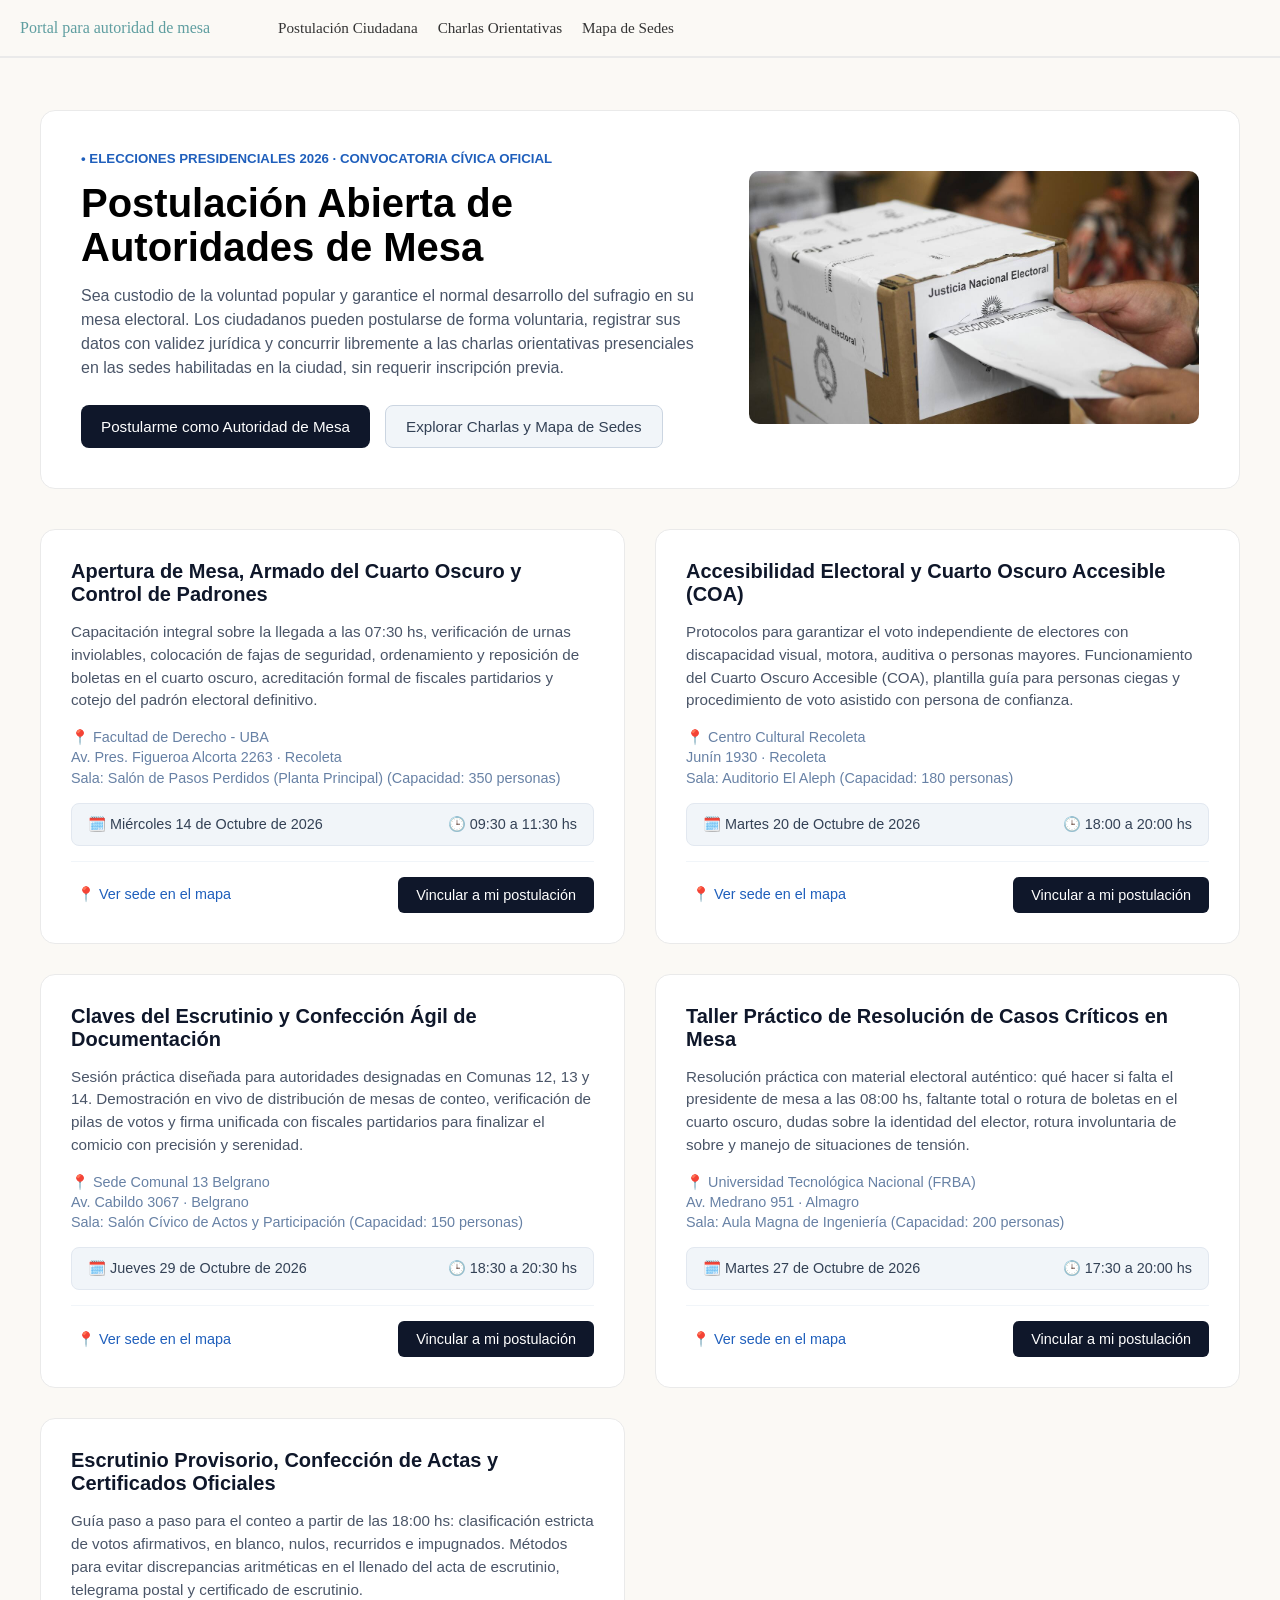
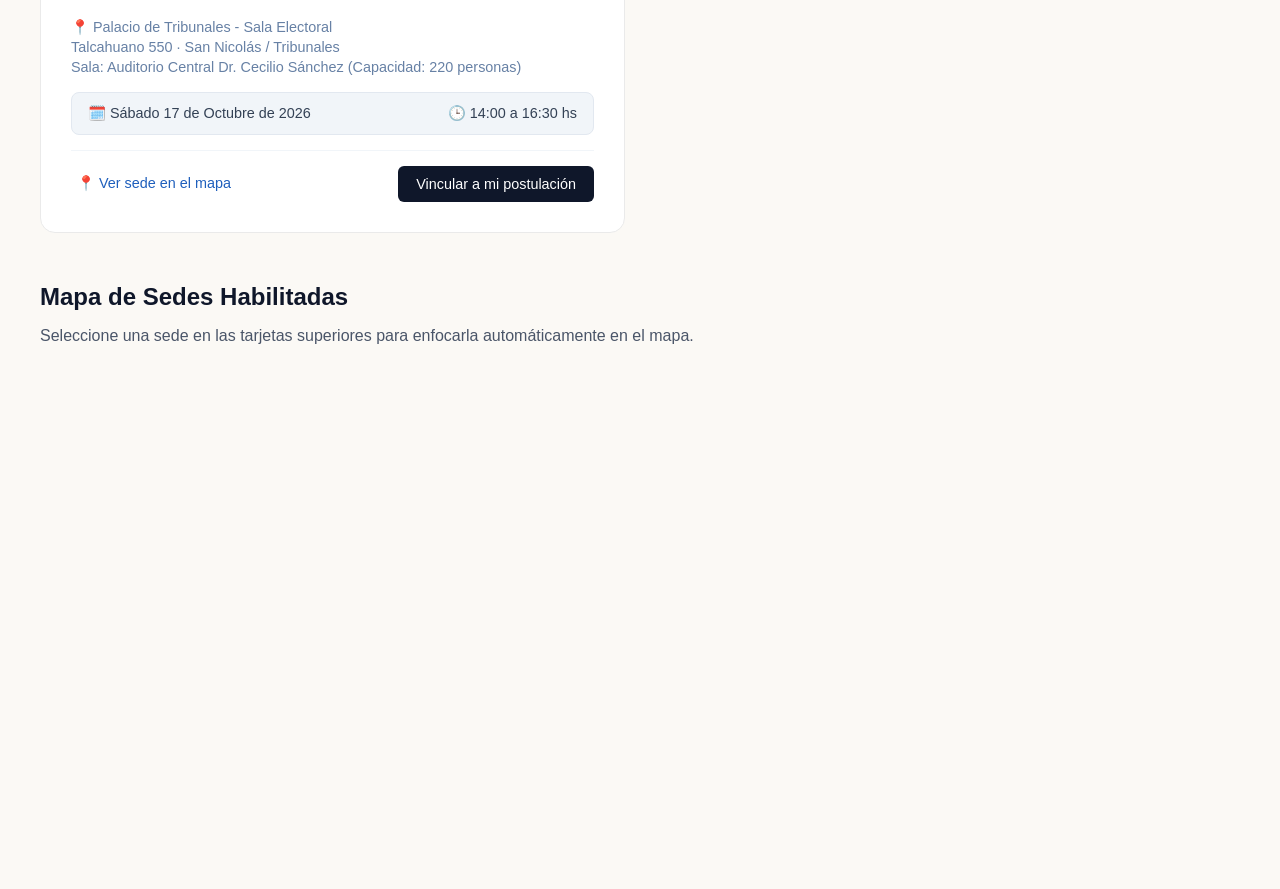
<file: index.html>
<!DOCTYPE html>
<html lang="es">

<head>
    <meta charset="UTF-8">
    <meta name="viewport" content="width=device-width, initial-scale=1.0">
    <title>Portal para Autoridad de Mesa</title>
    <link rel="stylesheet" href="css/main.css">
</head>

<body>
    <header>
        <div class="logo">Portal para autoridad de mesa</div>
        <nav>
            <a href="registro.html" id="PC">Postulación Ciudadana</a>
            <a href="#charlasOrientativas">Charlas Orientativas</a>
            <a href="#mapaDeSedes">Mapa de Sedes</a>
        </nav>
    </header>

    <div class="big-container">

        <!-- SECCIÓN PRINCIPAL: INTRODUCCIÓN -->
        <section class="introduccion">
            <div class="miniContainer">
                <h5 id="EleccionesPresidenciales2026">
                    • ELECCIONES PRESIDENCIALES 2026 · CONVOCATORIA CÍVICA OFICIAL
                </h5>
                <h1>
                    Postulación Abierta de <br> Autoridades de Mesa
                </h1>
                <p>Sea custodio de la voluntad popular y garantice el normal desarrollo del sufragio en su mesa
                    electoral. Los ciudadanos pueden postularse de forma voluntaria, registrar sus datos con validez
                    jurídica y concurrir libremente a las charlas orientativas presenciales en las sedes habilitadas en
                    la ciudad, sin requerir inscripción previa.
                </p>

                <div class="botones-container">
                    <button class="Postular">
                        <a href="registro.html" id="button-postulacion">Postularme como Autoridad de Mesa</a>
                    </button>
                    <button class="Explorar">
                        <a href="#charlasOrientativas" id="button-postulacion">Explorar Charlas y Mapa de Sedes</a>
                    </button>
                </div>
            </div>

            <div class="imagenContainer">
                <img src="assets/img/urnas.jfif" alt="urnas">
            </div>
        </section>

        <!-- SECCIÓN CHARLAS ORIENTATIVAS -->
        <section id="charlasOrientativas">
            <div class="contenedorCharlas">

                <!-- Tarjeta 1 -->
                <div class="tarjeta-charla">
                    <h2>Apertura de Mesa, Armado del Cuarto Oscuro y Control de Padrones</h2>
                    <p class="InfoCharla">Capacitación integral sobre la llegada a las 07:30 hs, verificación de urnas
                        inviolables, colocación de fajas de seguridad, ordenamiento y reposición de boletas en el cuarto
                        oscuro, acreditación
                        formal de fiscales partidarios y cotejo del padrón electoral definitivo.
                    </p>
                    <p class="UbicacionCharla">
                        📍 Facultad de Derecho - UBA <br>
                        Av. Pres. Figueroa Alcorta 2263 · Recoleta <br>
                        Sala: Salón de Pasos Perdidos (Planta Principal) (Capacidad: 350 personas)
                    </p>
                    <div class="fecha-hora-box">
                        <span class="FechaCharla">🗓️ Miércoles 14 de Octubre de 2026</span>
                        <span class="HoraCharla">🕒 09:30 a 11:30 hs</span>
                    </div>
                    <div class="tarjeta-botones">
                        <button class="btn-mapa"
                            onclick="cambiarMapa('Av. Pres. Figueroa Alcorta 2263 Recoleta Buenos Aires')">📍 Ver sede
                            en el mapa</button>
                        <a href="registro.html?charla=Charla 1" class="btn-vincular">Vincular a mi postulación</a>
                    </div>
                </div>

                <!-- Tarjeta 2 -->
                <div class="tarjeta-charla">
                    <h2>Accesibilidad Electoral y Cuarto Oscuro Accesible (COA)</h2>
                    <p class="InfoCharla">Protocolos para garantizar el voto independiente de electores con discapacidad
                        visual, motora, auditiva o personas mayores. Funcionamiento del Cuarto Oscuro Accesible (COA),
                        plantilla guía
                        para personas ciegas y procedimiento de voto asistido con persona de confianza.
                    </p>
                    <p class="UbicacionCharla">
                        📍 Centro Cultural Recoleta <br>
                        Junín 1930 · Recoleta <br>
                        Sala: Auditorio El Aleph (Capacidad: 180 personas)
                    </p>
                    <div class="fecha-hora-box">
                        <span class="FechaCharla">🗓️ Martes 20 de Octubre de 2026</span>
                        <span class="HoraCharla">🕒 18:00 a 20:00 hs</span>
                    </div>
                    <div class="tarjeta-botones">
                        <button class="btn-mapa" onclick="cambiarMapa('Junín 1930 Recoleta Buenos Aires')">📍 Ver sede
                            en el mapa</button>
                        <a href="registro.html?charla=Charla 2" class="btn-vincular">Vincular a mi postulación</a>
                    </div>
                </div>

                <!-- Tarjeta 3 -->
                <div class="tarjeta-charla">
                    <h2>Claves del Escrutinio y Confección Ágil de Documentación</h2>
                    <p class="InfoCharla">
                        Sesión práctica diseñada para autoridades designadas en Comunas 12, 13 y 14. Demostración en
                        vivo de distribución de mesas de conteo, verificación de pilas de votos y firma unificada con
                        fiscales partidarios para finalizar el comicio con precisión y serenidad.
                    </p>
                    <p class="UbicacionCharla">
                        📍 Sede Comunal 13 Belgrano <br>
                        Av. Cabildo 3067 · Belgrano <br>
                        Sala: Salón Cívico de Actos y Participación (Capacidad: 150 personas)
                    </p>
                    <div class="fecha-hora-box">
                        <span class="FechaCharla">🗓️ Jueves 29 de Octubre de 2026</span>
                        <span class="HoraCharla">🕒 18:30 a 20:30 hs</span>
                    </div>
                    <div class="tarjeta-botones">
                        <button class="btn-mapa" onclick="cambiarMapa('Av. Cabildo 3067 Belgrano Buenos Aires')">📍 Ver
                            sede en el mapa</button>
                        <a href="registro.html?charla=Charla 3" class="btn-vincular">Vincular a mi postulación</a>
                    </div>
                </div>

                <!-- Tarjeta 4 -->
                <div class="tarjeta-charla">
                    <h2>Taller Práctico de Resolución de Casos Críticos en Mesa</h2>
                    <p class="InfoCharla">
                        Resolución práctica con material electoral auténtico: qué hacer si falta el presidente de mesa a
                        las 08:00 hs, faltante total o rotura de boletas en el cuarto oscuro, dudas sobre la identidad
                        del elector, rotura involuntaria de sobre y manejo de situaciones de tensión.
                    </p>
                    <p class="UbicacionCharla">
                        📍 Universidad Tecnológica Nacional (FRBA) <br>
                        Av. Medrano 951 · Almagro <br>
                        Sala: Aula Magna de Ingeniería (Capacidad: 200 personas)
                    </p>
                    <div class="fecha-hora-box">
                        <span class="FechaCharla">🗓️ Martes 27 de Octubre de 2026</span>
                        <span class="HoraCharla">🕒 17:30 a 20:00 hs</span>
                    </div>
                    <div class="tarjeta-botones">
                        <button class="btn-mapa" onclick="cambiarMapa('Av. Medrano 951 Almagro Buenos Aires')">📍 Ver
                            sede en el mapa</button>
                        <a href="registro.html?charla=Charla 4" class="btn-vincular">Vincular a mi postulación</a>
                    </div>
                </div>

                <!-- Tarjeta 5 -->
                <div class="tarjeta-charla">
                    <h2>Escrutinio Provisorio, Confección de Actas y Certificados Oficiales</h2>
                    <p class="InfoCharla">
                        Guía paso a paso para el conteo a partir de las 18:00 hs: clasificación estricta de votos
                        afirmativos, en blanco, nulos, recurridos e impugnados. Métodos para evitar discrepancias
                        aritméticas en el llenado del acta de escrutinio, telegrama postal y certificado de escrutinio.
                    </p>
                    <p class="UbicacionCharla">
                        📍 Palacio de Tribunales - Sala Electoral <br>
                        Talcahuano 550 · San Nicolás / Tribunales <br>
                        Sala: Auditorio Central Dr. Cecilio Sánchez (Capacidad: 220 personas)
                    </p>
                    <div class="fecha-hora-box">
                        <span class="FechaCharla">🗓️ Sábado 17 de Octubre de 2026</span>
                        <span class="HoraCharla">🕒 14:00 a 16:30 hs</span>
                    </div>
                    <div class="tarjeta-botones">
                        <button class="btn-mapa" onclick="cambiarMapa('Talcahuano 550 San Nicolás Buenos Aires')">📍 Ver
                            sede en el mapa</button>
                        <a href="registro.html?charla=Charla 5" class="btn-vincular">Vincular a mi postulación</a>
                    </div>
                </div>

            </div>
        </section>

        <section id="mapaDeSedes">
            <h2>Mapa de Sedes Habilitadas</h2>
            <p>Seleccione una sede en las tarjetas superiores para enfocarla automáticamente en el mapa.</p>
            <div class="map-container">
                <iframe id="googleMap" width="100%" height="450" style="border:0;" allowfullscreen="" loading="lazy"
                    referrerpolicy="no-referrer-when-downgrade"
                    src="https://www.google.com/maps?q=Buenos+Aires&output=embed">
                </iframe>
            </div>
        </section>
    </div>

    <script src="js/mapa.js"></script>
</body>

</html>
</file>
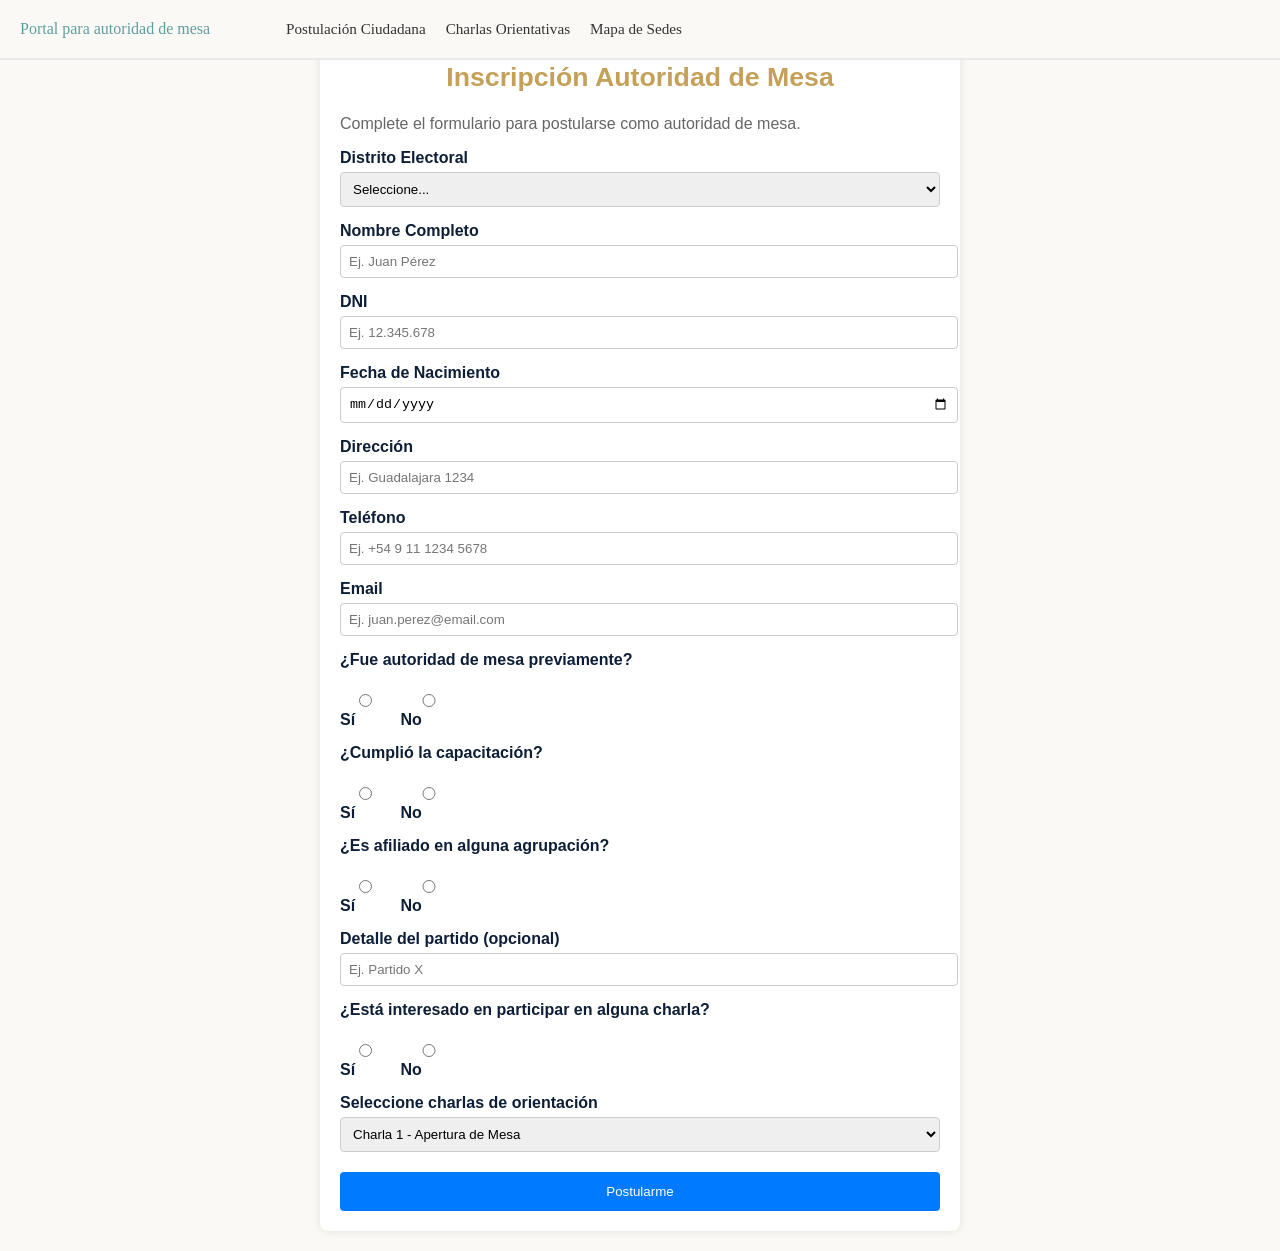
<file: registro.html>
<!DOCTYPE html>
<html lang='es'>

<head>
  <meta charset='utf-8'>
  <meta name='viewport' content='width=device-width, initial-scale=1'>
  <title>Registro autoridad de mesa</title>
  <link rel='stylesheet' href='css/registro.css'>
</head>

<body>
   <header>
        <div class="logo">Portal para autoridad de mesa</div>
        <nav>
            <a href="registro.html" id="PC">Postulación Ciudadana</a>
            <a href="index.html#charlasOrientativas">Charlas Orientativas</a>
            <a href="index.html#mapaDeSedes">Mapa de Sedes</a>
        </nav>
    </header>
  <div class="form-container">
    <h2>Inscripción Autoridad de Mesa</h2>
    <p> Complete el formulario para postularse como autoridad de mesa.</p>
    <form id="registroForm">

      <!-- Distrito Electoral -->
      <label for="distrito">Distrito Electoral</label>
      <select id="distrito" required>
        <option value="">Seleccione...</option>
        <option value="Distrito 1">Distrito 1</option>
        <option value="Distrito 2">Distrito 2</option>
        <option value="Distrito 3">Distrito 3</option>
      </select>

      <!-- Nombre -->
      <label for="nombre">Nombre Completo</label>
      <input type="text" id="nombre" placeholder="Ej. Juan Pérez" required>

      <!-- DNI -->
      <label for="dni">DNI</label>
      <input type="text" id="dni" placeholder="Ej. 12.345.678" required>

      <!-- Fecha de nacimiento -->
      <label for="fecha">Fecha de Nacimiento</label>
      <input type="date" id="fecha" required>

      <!-- Dirección -->
      <label for="direccion">Dirección</label>
      <input type="text" id="direccion" placeholder="Ej. Guadalajara 1234" required>

      <!-- Teléfono -->
      <label for="telefono">Teléfono</label>
      <input type="tel" id="telefono" placeholder="Ej. +54 9 11 1234 5678" required>

      <!-- Email -->
      <label for="email">Email</label>
      <input type="email" id="email" placeholder="Ej. juan.perez@email.com" required>

      <!-- Autoridad de mesa -->
      <label>¿Fue autoridad de mesa previamente?</label>
      <div class="radio-group">
        <label><input type="radio" name="autoridad" value="si" required> Sí</label>
        <label><input type="radio" name="autoridad" value="no" required> No</label>
      </div>

      <!-- Capacitación -->
      <label>¿Cumplió la capacitación?</label>
      <div class="radio-group">
        <label><input type="radio" name="capacitacion" value="si" required> Sí</label>
        <label><input type="radio" name="capacitacion" value="no" required> No</label>
      </div>

      <!-- Afiliación -->
      <label>¿Es afiliado en alguna agrupación?</label>
      <div class="radio-group">
        <label><input type="radio" name="afiliado" value="si" required> Sí</label>
        <label><input type="radio" name="afiliado" value="no" required> No</label>
      </div>

      <!-- Partido opcional -->
      <label for="partido">Detalle del partido (opcional)</label>
      <input type="text" id="partido" placeholder="Ej. Partido X">

      <!-- Interés en charlas -->
      <label>¿Está interesado en participar en alguna charla?</label>
      <div class="radio-group">
        <label><input type="radio" name="charlaInteres" value="si" required> Sí</label>
        <label><input type="radio" name="charlaInteres" value="no" required> No</label>
      </div>

      <!-- Selección de charlas -->
      <label for="charlas">Seleccione charlas de orientación</label>
      <select id="charlas">
        <option value="Charla 1">Charla 1 - Apertura de Mesa</option>
        <option value="Charla 2">Charla 2 - Accesibilidad Electoral</option>
        <option value="Charla 3">Charla 3 - Claves del Escrutinio</option>
        <option value="Charla 4">Charla 4 - Resolución de Casos Críticos</option>
        <option value="Charla 5">Charla 5 - Escrutinio Provisorio</option>
      </select>

      <button type="submit" class="submit-btn">Postularme</button>
    </form>
  </div>

  <script src="js/registro.js"></script>
</body>

</html>
</file>
<file: css/main.css>
html {
  scroll-behavior: smooth;
}

/* Margen superior para compensar el header fijo al hacer scroll */
#charlasOrientativas {
  scroll-margin-top: 100px;
}

#mapaDeSedes {
  scroll-margin-top: 100px;
  margin-top: 50px;
  margin-bottom: 50px;
}

#mapaDeSedes h2 {
  font-size: 1.5rem;
  color: #0f172a;
  margin-bottom: 8px;
}

#mapaDeSedes p {
  color: #4a5568;
  margin-bottom: 20px;
}

/* Contenedor del Mapa */
#map {
  width: 100%;
  height: 450px;
  border-radius: 12px;
  border: 1.5px solid #eaeaea;
  z-index: 10;
}

* {
  box-sizing: border-box;
}

body {
  font-family: Arial, Helvetica, sans-serif;
  background: #fbf9f5;
  margin: 0;
  padding-top: 90px;
  padding-left: 20px;
  padding-right: 20px;
}

header {
  position: fixed;
  top: 0;
  left: 0;
  width: 100%;
  height: 58px;
  background-color: #fbf9f5;
  z-index: 1000;
  border-bottom: 2px solid #eaeaea;
  display:inline-flex;
  justify-content:flex-start;
  align-items: center;
  padding: 0 20px;
  font-family: Georgia, "Times New Roman", Times, serif;
}

.logo{
  width: 20%;
  color:cadetblue;
}
header nav {
  width: 80%;
  display:flex;
  margin: 0;

}

header nav a {
  text-decoration: none;
  color: #333;
  font-size: 0.95rem;
  padding: 10px
  ;
}

header nav a:hover {
  color: #007bff;
}

.big-container {
  max-width: 1200px;
  margin: 0 auto;
  padding: 20px 0;
}

.introduccion {
  background-color: white;
  width: 100%;
  border: 1.5px solid #eaeaea;
  border-radius: 15px;
  padding: 40px;
  display: flex;
  justify-content: space-between;
  align-items: center;
  gap: 40px;
}

.miniContainer {
  display: flex;
  flex-direction: column;
  gap: 15px;
}

#EleccionesPresidenciales2026 {
  color: #1f5fbc;
  margin: 0;
}

.introduccion h1 {
  font-size: 2.5rem;
  margin: 0;
  line-height: 1.1;
}

.introduccion p {
  color: #4a5568;
  line-height: 1.5;
  margin: 0;
}

.introduccion img {
  width: 450px;
  height: auto;
  border-radius: 10px;
  object-fit: cover;
}

.botones-container {
  display: flex;
  gap: 15px;
  margin-top: 10px;
}

.botones-container button {
  display: flex;
  align-items: center;
  justify-content: center;
  padding: 12px 20px;
  border-radius: 8px;
  font-size: 0.95rem;
  font-weight: 500;
  cursor: pointer;
  transition: background-color 0.2s ease;
  border: none;
}

.botones-container button a {
  text-decoration: none;
  display: flex;
  align-items: center;
  gap: 8px;
}

button.Postular {
  background-color: #0f172a;
}

button.Postular a {
  color: #ffffff;
}

button.Postular:hover {
  background-color: #1e293b;
}

button.Explorar {
  background-color: #f1f5f9;
  border: 1px solid #cbd5e1 !important;
}

button.Explorar a {
  color: #334155;
}

button.Explorar:hover {
  background-color: #e2e8f0;
}

/* SECCIÓN DE CHARLAS */
#charlasOrientativas {
  margin-top: 40px;
}

.contenedorCharlas {
  display: grid;
  grid-template-columns: repeat(2,1fr);
  gap: 30px;
  justify-content: space-between;
}
@media (max-width: 426px){
  .contenedorCharlas { grid-template-columns: 1fr;
 
}
   header{
  position:fixed;
  display:flex;
  font-size: 10px;
  align-items:center;
  nav{
    column-gap: 2px;
    height:auto;
    a{
    padding: 2px;
    font-size:12px;
    }
  }
}
.introduccion {
 display:grid;
 height: auto;
 h1 {
  font-size: 1rem;
}
img{

  width: 90%;
  height: auto;
}

}
}
.contenedorCharlas .tarjeta-charla {
  display: flex;
  flex-direction: column;
  background-color: white;
  width: 100%;
  border: 1.5px solid #eaeaea;
  border-radius: 15px;
  padding: 30px;
  gap: 15px;
  box-sizing: border-box;
}

.contenedorCharlas h2 {
  font-size: 1.25rem;
  margin: 0;
  color: #0f172a;
}

.contenedorCharlas .InfoCharla {
  color: #4a5568;
  font-size: 0.95rem;
  line-height: 1.5;
  margin: 0;
}

.contenedorCharlas .UbicacionCharla {
  color: #6781a5;
  font-size: 0.9rem;
  margin: 0;
  line-height: 1.4;
}

.contenedorCharlas .fecha-hora-box {
  display: flex;
  justify-content: space-between;
  align-items: center;
  background-color: #f1f5f9;
  border: 1px solid #e2e8f0;
  border-radius: 8px;
  padding: 12px 16px;
  font-size: 0.9rem;
  color: #334155;
}

.contenedorCharlas .tarjeta-botones {
  display: flex;
  justify-content: space-between;
  align-items: center;
  margin-top: auto;
  padding-top: 15px;
  border-top: 1px solid #f1f5f9;
}

.btn-mapa {
  background: none;
  border: none;
  padding-right: 25px;
  color: #1f5fbc;
  font-size: 0.9rem;
  font-weight: 500;
  cursor: pointer;
}

.btn-mapa:hover {
  text-decoration: underline;
}

.btn-vincular {
  text-decoration: none;
  background-color: #0f172a;
  color: white;
  padding: 10px 18px;
  border-radius: 6px;
  font-size: 0.9rem;
  font-weight: 500;
  cursor: pointer;
  transition: background-color 0.2s ease;
  display: inline-block;
  text-align: center;
}

.btn-vincular:hover {
  background-color: #1e293b;
}
</file>
<file: css/registro.css>
body {
      font-family: Arial, Helvetica, sans-serif;
      background:#fbf9f5;;
      margin: 0;
      padding: 20px;
    }


header {
  position: fixed;
  top: 0;
  left: 0;
  width: 100%;
  height: 58px;
  background-color: #fbf9f5;
  z-index: 1000;
  border-bottom: 2px solid #eaeaea;
  display:inline-flex;
  justify-content:flex-start;
  align-items: center;
  padding: 0 20px;
  font-family: Georgia, "Times New Roman", Times, serif;
}

.logo{
  width: 20%;
  color:cadetblue;
  

}
header nav {
  width: 75%;
  display:flex;
  margin: 0;

}

header nav a {
  text-decoration: none;
  color: #333;
  font-size: 0.95rem;
  padding: 10px
  ;
}
header nav a:hover {
  color: #007bff;
}
    
    .form-container {
      background: #fff;
      padding: 20px;
      border-radius: 8px;
      max-width: 600px;
      margin: auto;
      box-shadow: 0 0 10px rgba(0,0,0,0.1);
    }
    h2 {
      text-align: center;
      color: #C5A059;
      font-family:Verdana, Geneva, Tahoma, sans-serif;
     font-size:3ch;
    }
    p{
        color: #676565;
    }
    label {
      display: block;
      margin-top: 15px;
      font-weight: bold;
      color: #0D1E36;
    }
    input, select {
      width: 100%;
      padding: 8px;
      margin-top: 5px;
      border: 1px solid #ccc;
      border-radius: 4px;
    }
    .radio-group {
      display: flex;
      gap: 20px;
      margin-top: 5px;
    }
    .submit-btn {
      background: #007BFF;
      color: #fff;
      border: none;
      padding: 12px;
      border-radius: 4px;
      cursor: pointer;
      margin-top: 20px;
      width: 100%;
    }
    .submit-btn:hover {
      background: #0056b3;
    }

@media (max-width:426px) {
   header{
  position:fixed;
  display:flex;
  font-size: 10px;
  align-items:center;
  nav{
    column-gap: 2px;
    height:auto;
    a{
    padding: 2px;
    font-size:12px;
    }
  }
} 
  }
</file>
